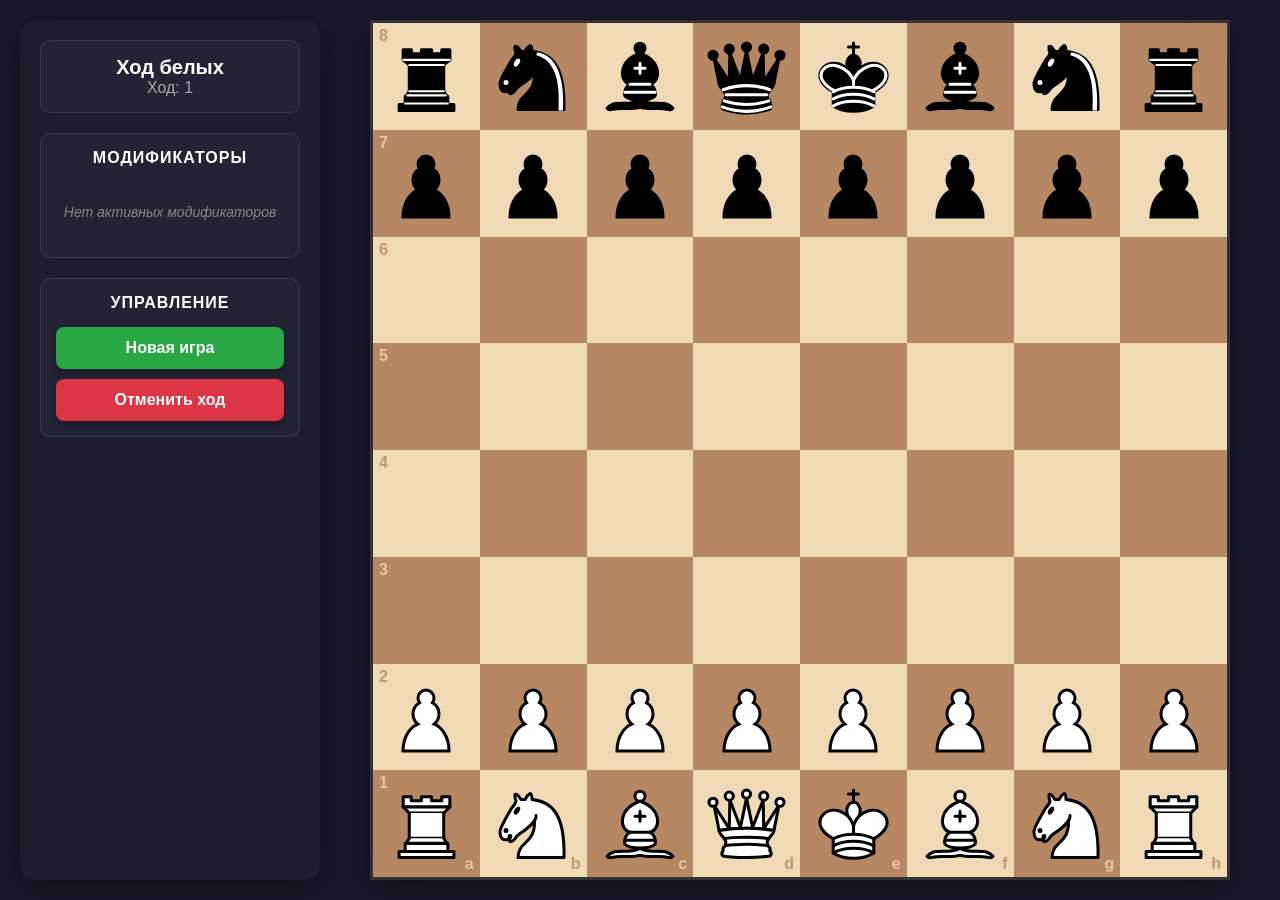
<file: index.html>
<!DOCTYPE html>
<html lang="ru">
<head>
    <meta charset="UTF-8">
    <meta name="viewport" content="width=device-width, initial-scale=1.0">
    <title>Revolution Chess</title>
    <link rel="stylesheet" href="css/style.css">
</head>
<body>
    <div class="game-container">
        <!-- Боковая панель -->
        <div class="sidebar">
            <div class="sidebar-section">
                <div class="turn-indicator">
                    <span id="current-turn">Ход белых</span>
                </div>
                <div class="move-counter">
                    <span>Ход: <span id="move-number">1</span></span>
                </div>
            </div>
            
            <div class="sidebar-section">
                <h3>Модификаторы</h3>
                <div class="modifiers-list" id="modifiers-list">
                    <span class="no-modifiers">Нет активных</span>
                </div>
            </div>
            
            <div class="sidebar-section">
                <h3>Управление</h3>
                <div class="sidebar-buttons">
                    <button id="new-game-btn" class="btn btn-new-game">Новая игра</button>
                    <button id="undo-btn" class="btn btn-undo">Отменить ход</button>
                </div>
            </div>
            
            <div class="event-notification" id="event-notification"></div>
        </div>
        
        <!-- Доска -->
        <div class="board-container">
            <div id="chess-board" class="chess-board"></div>
        </div>
    </div>

    <!-- Скрытые элементы -->
    <div class="game-info" style="display: none;">
        <div class="turn-indicator">
            <span id="current-turn-hidden">Ход белых</span>
        </div>
        <div class="move-counter">
            <span>Ход: <span id="move-number-hidden">1</span></span>
        </div>
    </div>
    
    <div class="active-modifiers" style="display: none;">
        <h3>Активные модификаторы:</h3>
        <div class="modifiers-list" id="modifiers-list-hidden">
            <span class="no-modifiers">Нет активных модификаторов</span>
        </div>
    </div>
    
    <div class="game-controls" style="display: none;">
        <button id="new-game-btn-hidden" class="btn">Новая игра</button>
        <button id="undo-btn-hidden" class="btn">Отменить ход</button>
    </div>

    <div class="captured-pieces">
        <div class="captured-white">
            <h3>Захваченные белые:</h3>
            <div id="captured-white" class="pieces-list"></div>
        </div>
        <div class="captured-black">
            <h3>Захваченные черные:</h3>
            <div id="captured-black" class="pieces-list"></div>
        </div>
    </div>

    <!-- Модальное окно для превращения пешки -->
    <div id="promotion-modal" class="modal">
        <div class="modal-content">
            <h2>Выберите фигуру для превращения</h2>
            <div class="promotion-choices" id="promotion-choices"></div>
        </div>
    </div>

    <script type="module" src="js/main.js"></script>
</body>
</html>
</file>
<file: css/style.css>
* {
    margin: 0;
    padding: 0;
    box-sizing: border-box;
}

body {
    font-family: 'Segoe UI', Tahoma, Geneva, Verdana, sans-serif;
    background: #1a1a2e;
    min-height: 100vh;
    height: 100vh;
    display: flex;
    justify-content: center;
    align-items: center;
    padding: 0;
    margin: 0;
    overflow: hidden;
}

.game-container {
    display: flex;
    flex-direction: row;
    align-items: stretch;
    gap: 20px;
    width: 100vw;
    height: 100vh;
    padding: 20px;
    box-sizing: border-box;
}

.game-info {
    display: none; /* Перенесено в боковую панель */
}

.turn-indicator {
    font-size: 24px;
    font-weight: bold;
    color: #333;
}

.move-counter {
    font-size: 18px;
    color: #666;
}

.event-notification {
    padding: 15px 20px;
    border-radius: 8px;
    font-weight: bold;
    display: none;
    text-align: center;
    font-size: 13px;
    line-height: 1.4;
}

.event-notification.active {
    display: block;
    background: linear-gradient(135deg, #ff6b6b 0%, #ffd700 100%);
    color: white;
    text-shadow: 1px 1px 2px rgba(0, 0, 0, 0.3);
    animation: pulse 0.5s ease-in-out;
    box-shadow: 0 4px 8px rgba(0, 0, 0, 0.3);
}

@keyframes pulse {
    0%, 100% { transform: scale(1); }
    50% { transform: scale(1.05); }
}

.board-container {
    flex: 1;
    display: flex;
    justify-content: center;
    align-items: center;
    padding: 0;
}

.chess-board {
    display: grid;
    grid-template-columns: repeat(8, 1fr);
    grid-template-rows: repeat(8, 1fr);
    gap: 0;
    width: calc(100vh - 40px);
    height: calc(100vh - 40px);
    max-width: calc(100vh - 40px);
    max-height: calc(100vh - 40px);
    border: 3px solid #333;
    box-shadow: 0 8px 32px rgba(0, 0, 0, 0.5);
}

.square {
    position: relative;
    display: flex;
    justify-content: center;
    align-items: center;
    cursor: pointer;
    transition: background-color 0.2s;
}

.square.light {
    background-color: #f0d9b5;
}

.square.dark {
    background-color: #b58863;
}

.square.selected {
    background-color: #7fc97f !important;
    box-shadow: inset 0 0 10px rgba(0, 0, 0, 0.3);
}

.square.valid-move {
    background-color: #90ee90 !important;
}

.square.valid-move::after {
    content: '';
    position: absolute;
    width: 30%;
    height: 30%;
    background-color: rgba(0, 128, 0, 0.5);
    border-radius: 50%;
}

.square.valid-capture {
    background-color: rgb(221, 41, 41) !important;
}

.square.in-check {
    background-color: #ff6b6b !important;
}

.square.last-move {
    background-color: #ffeb99 !important;
}

/* Комбинация: если клетка одновременно last-move и valid-capture, приоритет у красного */
.square.last-move.valid-capture {
    background-color: rgb(221, 41, 41) !important;
}

.piece {
    width: 85%;
    height: 85%;
    background-size: contain;
    background-repeat: no-repeat;
    background-position: center;
    pointer-events: none;
    transition: transform 0.1s;
}

.square:hover .piece {
    transform: scale(1.1);
}

.square-label {
    position: absolute;
    font-size: 16px;
    font-weight: bold;
    opacity: 0.8;
}

.square-label.file {
    bottom: 4px;
    right: 6px;
}

.square-label.rank {
    top: 4px;
    left: 6px;
}

.game-controls {
    display: none; /* Перенесено в боковую панель */
}

.btn {
    padding: 12px 24px;
    font-size: 16px;
    font-weight: bold;
    border: none;
    border-radius: 8px;
    cursor: pointer;
    color: white;
    transition: transform 0.2s, box-shadow 0.2s, opacity 0.2s;
    box-shadow: 0 4px 6px rgba(0, 0, 0, 0.3);
    width: 100%;
}

.btn:hover {
    transform: translateY(-2px);
    box-shadow: 0 6px 12px rgba(0, 0, 0, 0.4);
    opacity: 0.9;
}

.btn:active {
    transform: translateY(0);
}

.btn-new-game {
    background: #28a745;
}

.btn-undo {
    background: #dc3545;
}

.captured-pieces {
    display: none; /* Временно скрыто */
    gap: 30px;
    background: rgba(255, 255, 255, 0.95);
    padding: 20px;
    border-radius: 10px;
    box-shadow: 0 4px 6px rgba(0, 0, 0, 0.1);
}

.captured-white, .captured-black {
    flex: 1;
}

.captured-pieces h3 {
    margin-bottom: 10px;
    color: #333;
}

.pieces-list {
    display: flex;
    flex-wrap: wrap;
    gap: 5px;
    min-height: 50px;
}

.captured-piece {
    width: 40px;
    height: 40px;
    background-size: contain;
    background-repeat: no-repeat;
    background-position: center;
    opacity: 0.7;
}

/* Модальное окно */
.modal {
    display: none;
    position: fixed;
    z-index: 1000;
    left: 0;
    top: 0;
    width: 100%;
    height: 100%;
    background-color: rgba(0, 0, 0, 0.7);
    justify-content: center;
    align-items: center;
}

.modal.active {
    display: flex;
}

.modal-content {
    background: white;
    padding: 30px;
    border-radius: 15px;
    box-shadow: 0 8px 16px rgba(0, 0, 0, 0.3);
    text-align: center;
}

.modal-content h2 {
    margin-bottom: 20px;
    color: #333;
}

.promotion-choices {
    display: flex;
    gap: 20px;
    justify-content: center;
}

.promotion-choice {
    width: 80px;
    height: 80px;
    background-size: contain;
    background-repeat: no-repeat;
    background-position: center;
    cursor: pointer;
    border: 3px solid transparent;
    border-radius: 10px;
    transition: all 0.2s;
}

.promotion-choice:hover {
    border-color: #667eea;
    transform: scale(1.1);
}

/* Адаптивность */
@media (max-width: 768px) {
    .chess-board {
        width: min(90vw, 90vh);
        height: min(90vw, 90vh);
    }
    
    .game-info {
        flex-direction: column;
        gap: 10px;
    }
    
    .captured-pieces {
        flex-direction: column;
    }
}


/* Активные модификаторы */
.active-modifiers {
    display: none; /* Перенесено в боковую панель */
}

.sidebar .active-modifiers {
    display: block;
    background: transparent;
    padding: 0;
    box-shadow: none;
    min-width: auto;
}

.sidebar .active-modifiers h3 {
    margin: 0 0 15px 0;
    color: #fff;
    font-size: 16px;
    text-align: center;
}

.modifiers-list {
    display: flex;
    gap: 10px;
    justify-content: center;
    align-items: center;
    flex-wrap: wrap;
    min-height: 60px;
}

.no-modifiers {
    color: #888;
    font-style: italic;
    font-size: 14px;
}

.modifier-item {
    display: flex;
    flex-direction: column;
    align-items: center;
    gap: 5px;
    padding: 12px;
    background: rgba(60, 60, 80, 0.8);
    border-radius: 8px;
    transition: transform 0.2s;
    border: 1px solid rgba(255, 255, 255, 0.1);
}

.modifier-item:hover {
    transform: scale(1.05);
    border-color: rgba(255, 255, 255, 0.3);
}

.modifier-icon {
    width: 80px;
    height: 80px;
    background-size: contain;
    background-repeat: no-repeat;
    background-position: center;
}

.modifier-name {
    font-size: 10px;
    font-weight: normal;
    color: #888;
    text-align: center;
    opacity: 0.7;
}


/* Боковая панель */
.sidebar {
    width: 300px;
    background: rgba(30, 30, 46, 0.95);
    border-radius: 15px;
    padding: 20px;
    display: flex;
    flex-direction: column;
    gap: 20px;
    box-shadow: 0 8px 32px rgba(0, 0, 0, 0.5);
    overflow-y: auto;
}

.sidebar-section {
    background: rgba(40, 40, 60, 0.6);
    padding: 15px;
    border-radius: 10px;
    border: 1px solid rgba(255, 255, 255, 0.1);
}

.sidebar-section h3 {
    margin: 0 0 15px 0;
    color: #fff;
    font-size: 16px;
    text-align: center;
    text-transform: uppercase;
    letter-spacing: 1px;
}

.sidebar .turn-indicator {
    font-size: 20px;
    font-weight: bold;
    color: #fff;
    text-align: center;
}

.sidebar .move-counter {
    font-size: 16px;
    color: #aaa;
    text-align: center;
}

.sidebar-buttons {
    display: flex;
    flex-direction: column;
    gap: 10px;
}


/* Мины */
.mine {
    position: absolute;
    font-size: 30px;
    pointer-events: none;
    z-index: 1;
    animation: minePulse 1.5s ease-in-out infinite;
}

@keyframes minePulse {
    0%, 100% { 
        transform: scale(1);
        opacity: 0.8;
    }
    50% { 
        transform: scale(1.1);
        opacity: 1;
    }
}


/* Эффект взрыва */
.explosion-effect {
    position: fixed;
    font-size: 80px;
    pointer-events: none;
    z-index: 10000;
    transform: translate(-50%, -50%);
    animation: explode 1s ease-out forwards;
}

@keyframes explode {
    0% {
        transform: translate(-50%, -50%) scale(0.5);
        opacity: 1;
    }
    50% {
        transform: translate(-50%, -50%) scale(1.5);
        opacity: 1;
    }
    100% {
        transform: translate(-50%, -50%) scale(2);
        opacity: 0;
    }
}
</file>
